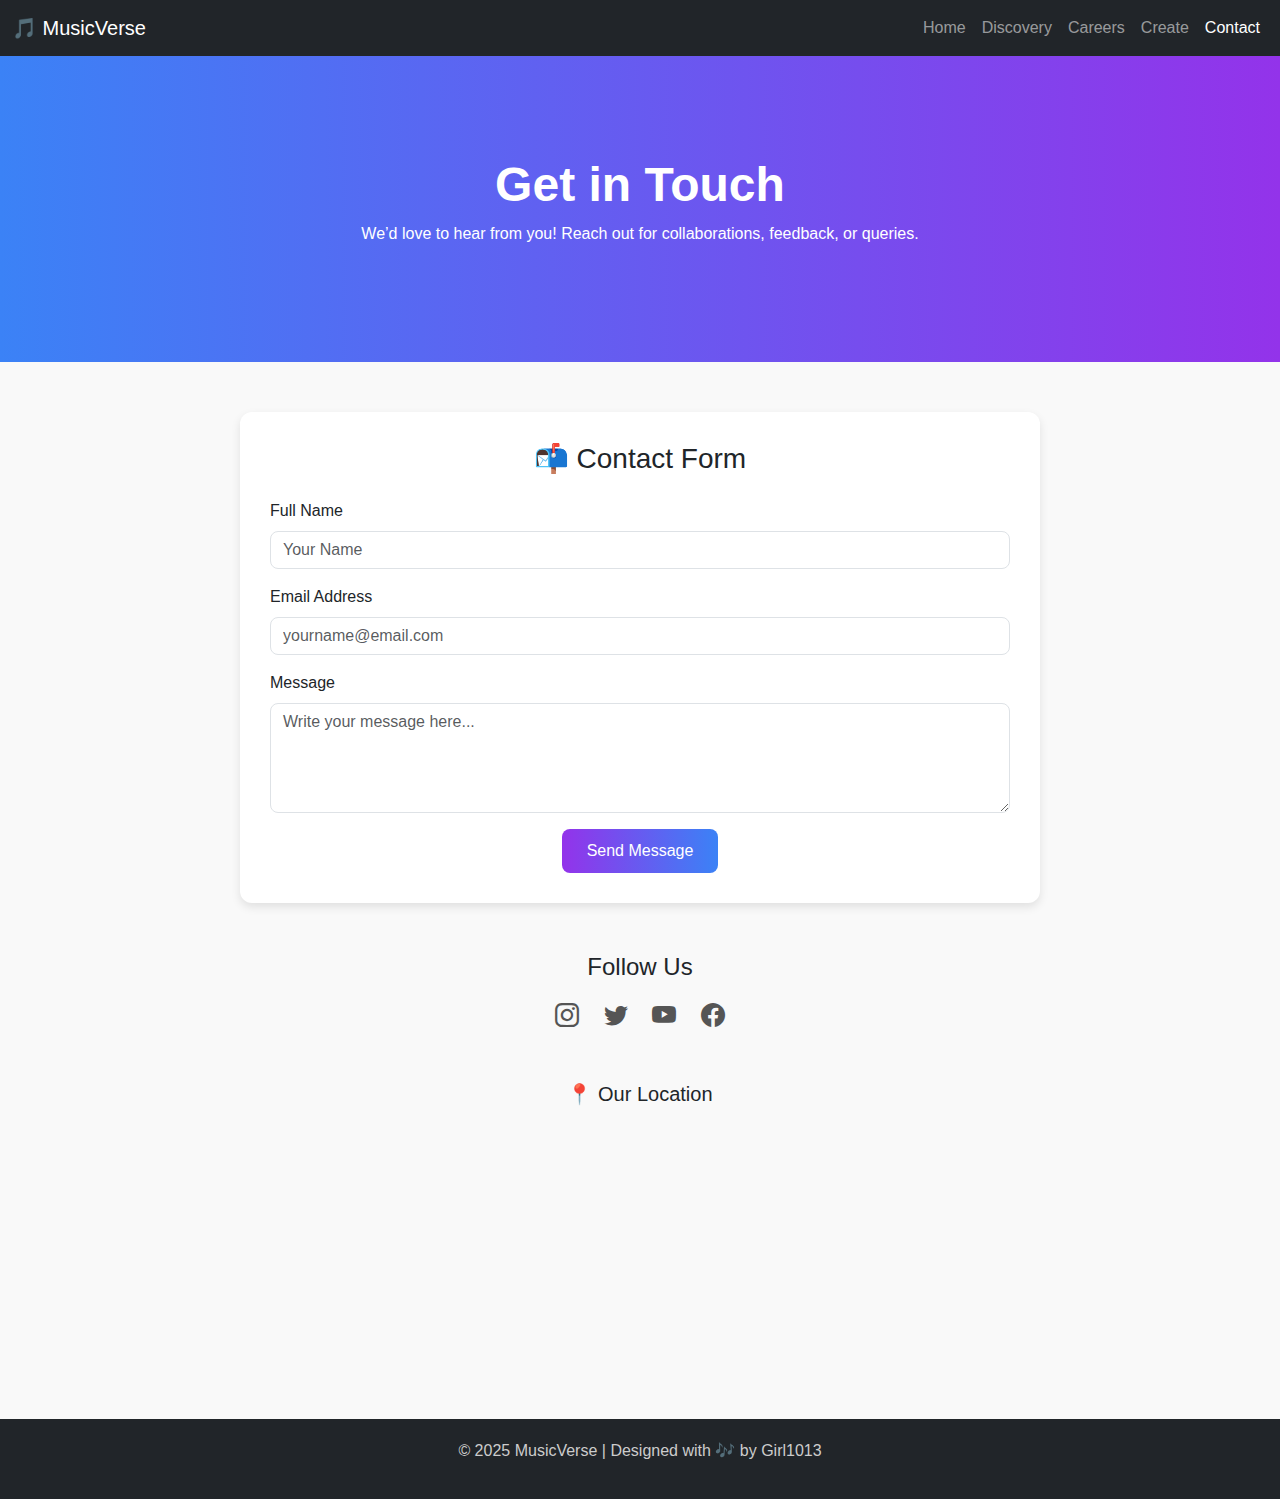
<file: contact.html>
<!DOCTYPE html>
<html lang="en">
<head>
  <meta charset="UTF-8">
  <meta name="viewport" content="width=device-width, initial-scale=1.0">
  <title>Contact Us | MusicVerse</title>
  <link href="https://cdn.jsdelivr.net/npm/bootstrap@5.3.2/dist/css/bootstrap.min.css" rel="stylesheet">
  <style>
    body {
      font-family: 'Poppins', sans-serif;
      background-color: #f9f9f9;
    }

    .hero {
      background: linear-gradient(to right, #3b82f6, #9333ea);
      color: white;
      text-align: center;
      padding: 100px 20px;
    }

    .hero h1 {
      font-size: 3rem;
      font-weight: 700;
    }

    .contact-card {
      background-color: #fff;
      border-radius: 12px;
      box-shadow: 0 4px 10px rgba(0,0,0,0.1);
      padding: 30px;
      margin: 50px auto;
      max-width: 800px;
    }

    .form-control {
      border-radius: 8px;
    }

    .btn-custom {
      background: linear-gradient(90deg, #9333ea, #3b82f6);
      border: none;
      color: white;
      border-radius: 8px;
      padding: 10px 25px;
    }

    .btn-custom:hover {
      opacity: 0.9;
    }

    .social-icons a {
      text-decoration: none;
      color: #555;
      margin: 0 10px;
      font-size: 24px;
      transition: color 0.3s;
    }

    .social-icons a:hover {
      color: #3b82f6;
    }

    footer {
      background-color: #212529;
      color: #ccc;
      text-align: center;
      padding: 20px 0;
    }
  </style>
</head>

<body>

  <!-- Navbar -->
  <nav class="navbar navbar-expand-lg navbar-dark bg-dark">
    <div class="container-fluid">
      <a class="navbar-brand" href="#">🎵 MusicVerse</a>
      <div class="collapse navbar-collapse">
        <ul class="navbar-nav ms-auto">
          <li class="nav-item"><a class="nav-link" href="index.html">Home</a></li>
          <li class="nav-item"><a class="nav-link" href="discovery.html">Discovery</a></li>
          <li class="nav-item"><a class="nav-link" href="career.html">Careers</a></li>
          <li class="nav-item"><a class="nav-link" href="creation.html">Create</a></li>
          <li class="nav-item"><a class="nav-link active" href="#">Contact</a></li>
        </ul>
      </div>
    </div>
  </nav>

  <!-- Hero -->
  <section class="hero">
    <h1>Get in Touch</h1>
    <p>We’d love to hear from you! Reach out for collaborations, feedback, or queries.</p>
  </section>

  <!-- Contact Section -->
  <section class="container">
    <div class="contact-card">
      <h3 class="text-center mb-4">📬 Contact Form</h3>
      <form>
        <div class="mb-3">
          <label for="name" class="form-label">Full Name</label>
          <input type="text" class="form-control" id="name" placeholder="Your Name">
        </div>

        <div class="mb-3">
          <label for="email" class="form-label">Email Address</label>
          <input type="email" class="form-control" id="email" placeholder="yourname@email.com">
        </div>

        <div class="mb-3">
          <label for="message" class="form-label">Message</label>
          <textarea class="form-control" id="message" rows="4" placeholder="Write your message here..."></textarea>
        </div>

        <div class="text-center">
          <button type="submit" class="btn btn-custom">Send Message</button>
        </div>
      </form>
    </div>

    <!-- Social Media Links -->
    <div class="text-center my-5">
      <h4>Follow Us</h4>
      <div class="social-icons mt-3">
        <a href="#"><i class="bi bi-instagram"></i></a>
        <a href="#"><i class="bi bi-twitter"></i></a>
        <a href="#"><i class="bi bi-youtube"></i></a>
        <a href="#"><i class="bi bi-facebook"></i></a>
      </div>
    </div>

    <!-- Optional Map -->
    <div class="text-center mb-5">
      <h5>📍 Our Location</h5>
      <iframe
        src="https://www.google.com/maps/embed?pb=!1m18!1m12!1m3!1d3673.825227!2d88.3639!3d22.5726!2m3!1f0!2f0!3f0!3m2!1i1024!2i768!4f13.1!3m3!1m2!1s0x0%3A0x0!2zMjLCsDM0JzIxLjQiTiA4OMKwMjEnNDkuNiJF!5e0!3m2!1sen!2sin!4v1697800000000!5m2!1sen!2sin"
        width="100%"
        height="250"
        style="border:0; border-radius:12px;"
        allowfullscreen=""
        loading="lazy"></iframe>
    </div>
  </section>

  <!-- Footer -->
  <footer>
    <p>© 2025 MusicVerse | Designed with 🎶 by Girl1013</p>
  </footer>

  <script src="https://cdn.jsdelivr.net/npm/bootstrap@5.3.2/dist/js/bootstrap.bundle.min.js"></script>
  <!-- Bootstrap Icons -->
  <link rel="stylesheet" href="https://cdn.jsdelivr.net/npm/bootstrap-icons@1.10.5/font/bootstrap-icons.css">
</body>
</html>
</file>
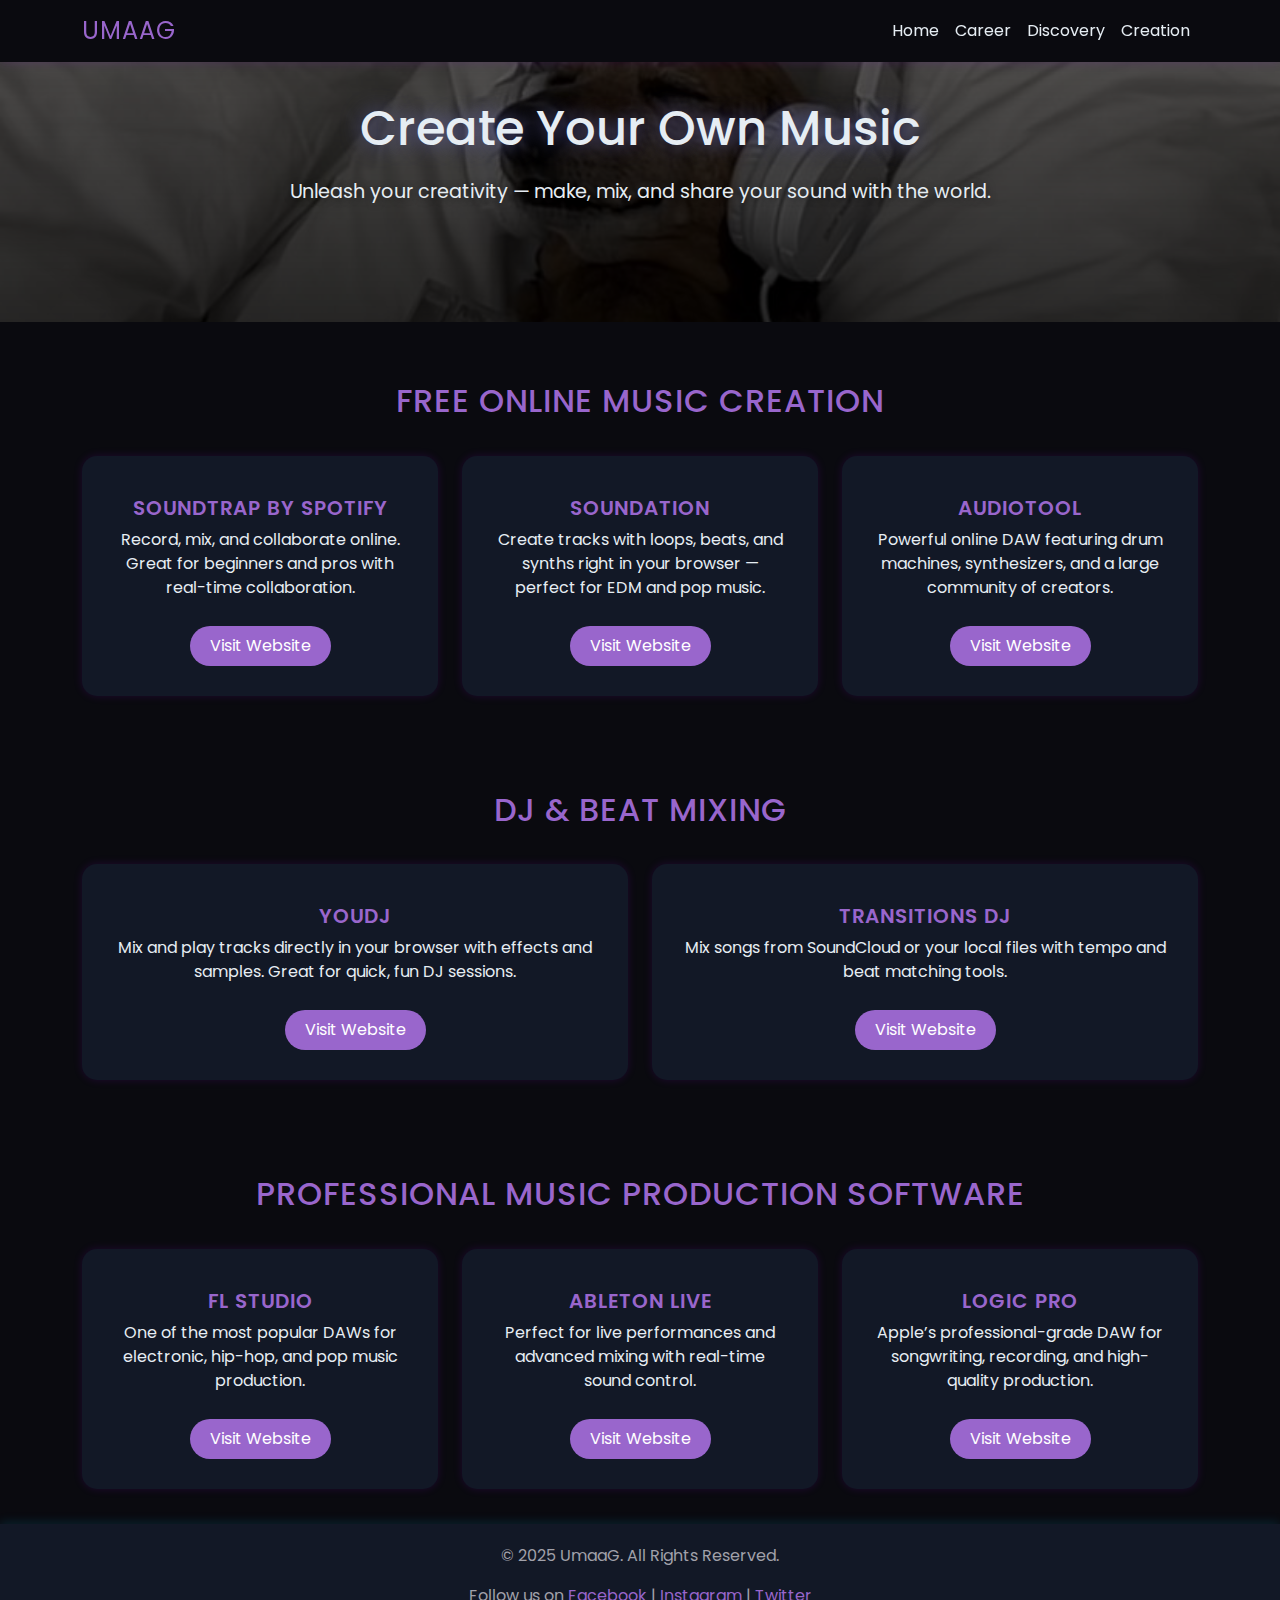
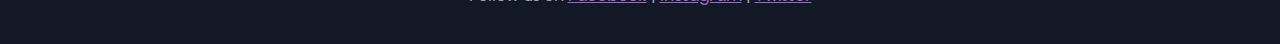
<file: creation.html>
<!DOCTYPE html>
<html lang="en">
<head>
  <meta charset="UTF-8">
  <meta name="viewport" content="width=device-width, initial-scale=1.0">
  <title>Create Music | MusicVerse</title>
  <link href="https://cdn.jsdelivr.net/npm/bootstrap@5.3.2/dist/css/bootstrap.min.css" rel="stylesheet">
  <link href="https://fonts.googleapis.com/css2?family=Orbitron:wght@500;700&family=Poppins:wght@400;600&display=swap" rel="stylesheet">
  <style>
    body {
      background-color: #0A0A0F;
      font-family: 'Poppins', sans-serif;
      color: #E6EDF3;
    }

    /* Navbar */
    .navbar {
      background-color: #0A0A0F;
      box-shadow: 0 0 10px #a200ff22;
    }

    .navbar-brand {
      color:#9966CC !important;
      font-size: 1.5rem;
    }

    .navbar-nav .nav-link {
      color: #E6EDF3 !important;
      transition: color 0.3s ease;
    }

    .navbar-nav .nav-link:hover {
      color:#9966CC  !important;
    }

    /* Hero Section */
    .hero {
      background: linear-gradient(rgba(0, 0, 0, 0.6), rgba(0, 0, 0, 0.8)),
      url('assets/images/mainbg.jpg') no-repeat center center/cover;
      color: #E6EDF3;
      text-align: center;
      padding: 100px 20px;
    }

    .hero h1 {
      font-size: 3rem;
      margin-bottom: 20px;
      text-shadow: 0 0 20px #5c5c99;
    }

    h2, h3, h5, .navbar-brand {
      font-family: 'Poppins', cursive;
      color: #9966CC;
      letter-spacing: 1px;
      text-transform: uppercase;
    }

    .hero p {
      font-size: 1.2rem;
      text-shadow: 1px 1px 8px rgba(0,0,0,0.4);
    }

    /* Section Titles */
    .section-title {
      text-align: center;
      margin-top: 60px;
      margin-bottom: 30px;
      font-weight: 600;
      font-family: 'Poppins', cursive;
      color: #9966CC;
      letter-spacing: 1px;
      text-transform: uppercase;
    }

     section.container {
      padding-top: 60px;     /* good space above each section */
      padding-bottom: 35px;  /* reduced space below cards */
}

     section.container:first-of-type {
      margin-top: 40px;      /* clean space above first section */
}

     section.container h2 {
      margin-bottom: 35px;   /* balance between heading and cards */
}

    /* Cards */
    .tool-card {
      background-color: #121826;
      border-radius: 15px;
      box-shadow: 0 0 10px #a200ff22;
      padding: 30px;
      height: 100%;
      text-align: center;
      transition: 0.3s;
    }

    .tool-card:hover {
      transform: translateY(-5px);
      box-shadow: 0 0 25px #a200ff22;
    }

    .tool-card img {
      width: 80px;
      height: 80px;
      object-fit: contain;
      margin-bottom: 15px;
    }

    .tool-card h5 {
      color: #9966CC;
      font-weight: 600;
      margin-top: 10px;
    }

    .btn-custom {
      background-color: #9966CC;
      border: none;
      border-radius: 25px;
      padding: 8px 20px;
      color: white;
      text-decoration: none;
      display: inline-block;
      margin-top: 10px;
      transition: 0.3s;
    }

    .btn-custom:hover {
      background-color: #7a4fb4;
      box-shadow: 0 0 10px rgba(153,102,204,0.5);
      text-decoration: none;
      color: white;
    }

    /* Footer */
    footer {
      background-color: #121826;
      color: #A1A1AA;
      padding: 20px 0;
      box-shadow: 0 -2px 10px #00C2FF22;
    }

    footer a {
      color: #9966CC;
    }

    footer a:hover {
      color: #9966CC;
    }
  </style>
</head>

<body>

  <!-- Navbar -->
<nav class="navbar navbar-expand-lg navbar-dark fixed-top">
  <div class="container">
    <a class="navbar-brand" href="index.html">UmaaG</a>
    <button class="navbar-toggler" type="button" data-bs-toggle="collapse" data-bs-target="#navbarNav">
      <span class="navbar-toggler-icon"></span>
    </button>
    <div class="collapse navbar-collapse" id="navbarNav">
      <ul class="navbar-nav ms-auto">
        <li class="nav-item"><a class="nav-link active" href="index.html">Home</a></li>
        <li class="nav-item"><a class="nav-link" href="career.html">Career</a></li>
        <li class="nav-item"><a class="nav-link" href="discovery.html">Discovery</a></li>
        <li class="nav-item"><a class="nav-link" href="creation.html">Creation</a></li>
      </ul>
    </div>
  </div>
</nav>

  <!-- Hero Section -->
  <section class="hero">
    <h1>Create Your Own Music</h1>
    <p>Unleash your creativity — make, mix, and share your sound with the world.</p>
  </section>

  <!-- Free Online Music Creation -->
  <section class="container">
    <h2 class="text-center">Free Online Music Creation</h2>
    <div class="row g-4">
      <div class="col-md-4">
        <div class="tool-card">
          <h5>Soundtrap by Spotify</h5>
          <p>Record, mix, and collaborate online. Great for beginners and pros with real-time collaboration.</p>
          <a href="https://www.soundtrap.com/" target="_blank" class="btn-custom">Visit Website</a>
        </div>
      </div>
      <div class="col-md-4">
        <div class="tool-card">
          <h5>Soundation</h5>
          <p>Create tracks with loops, beats, and synths right in your browser — perfect for EDM and pop music.</p>
          <a href="https://soundation.com/" target="_blank" class="btn-custom">Visit Website</a>
        </div>
      </div>
      <div class="col-md-4">
        <div class="tool-card">
          <h5>Audiotool</h5>
          <p>Powerful online DAW featuring drum machines, synthesizers, and a large community of creators.</p>
          <a href="https://www.audiotool.com/" target="_blank" class="btn-custom">Visit Website</a>
        </div>
      </div>
    </div>
  </section>

  <!-- DJ & Beat Mixing -->
  <section class="container">
    <h2 class="text-center">DJ & Beat Mixing</h2>
    <div class="row g-4">
      <div class="col-md-6">
        <div class="tool-card">
          <h5>YouDJ</h5>
          <p>Mix and play tracks directly in your browser with effects and samples. Great for quick, fun DJ sessions.</p>
          <a href="https://you.dj/" target="_blank" class="btn-custom">Visit Website</a>
        </div>
      </div>
      <div class="col-md-6">
        <div class="tool-card">
          <h5>Transitions DJ</h5>
          <p>Mix songs from SoundCloud or your local files with tempo and beat matching tools.</p>
          <a href="https://dj.app/" target="_blank" class="btn-custom">Visit Website</a>
        </div>
      </div>
    </div>
  </section>

  <!-- Professional DAWs -->
  <section class="container">
    <h2 class="text-center">Professional Music Production Software</h2>
    <div class="row g-4">
      <div class="col-md-4">
        <div class="tool-card">
          <h5>FL Studio</h5>
          <p>One of the most popular DAWs for electronic, hip-hop, and pop music production.</p>
          <a href="https://www.image-line.com/flstudio/" target="_blank" class="btn-custom">Visit Website</a>
        </div>
      </div>
      <div class="col-md-4">
        <div class="tool-card">
          <h5>Ableton Live</h5>
          <p>Perfect for live performances and advanced mixing with real-time sound control.</p>
          <a href="https://www.ableton.com/" target="_blank" class="btn-custom">Visit Website</a>
        </div>
      </div>
      <div class="col-md-4">
        <div class="tool-card">
          <h5>Logic Pro</h5>
          <p>Apple’s professional-grade DAW for songwriting, recording, and high-quality production.</p>
          <a href="https://www.apple.com/logic-pro/" target="_blank" class="btn-custom">Visit Website</a>
        </div>
      </div>
    </div>
  </section>

<!-- Footer -->
<footer class="text-center">
  <div class="container">
    <p>&copy; 2025 UmaaG. All Rights Reserved.</p>
    <p>Follow us on
      <a href="#">Facebook</a> |
      <a href="#">Instagram</a> |
      <a href="#">Twitter</a>
    </p>
  </div>
</footer>

<script src="https://cdn.jsdelivr.net/npm/bootstrap@5.3.2/dist/js/bootstrap.bundle.min.js"></script>
</body>
</html>
</file>
